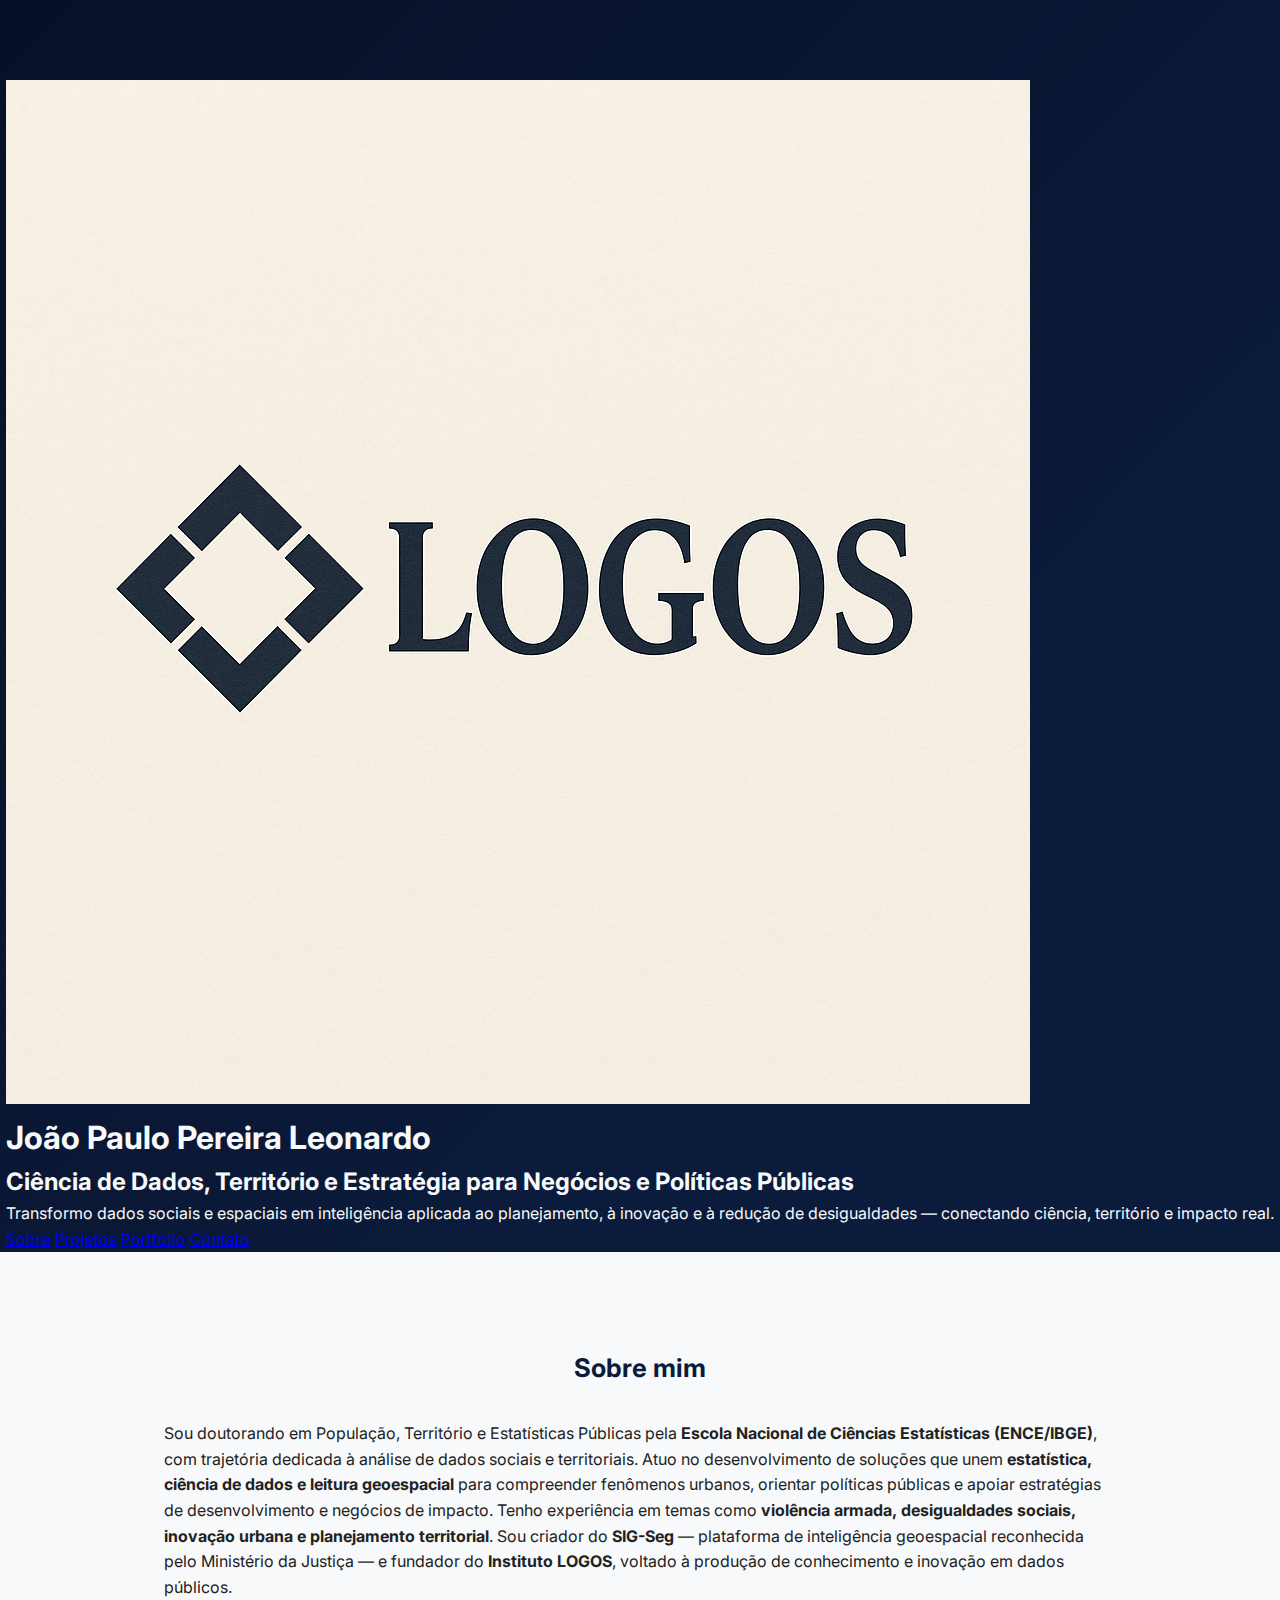
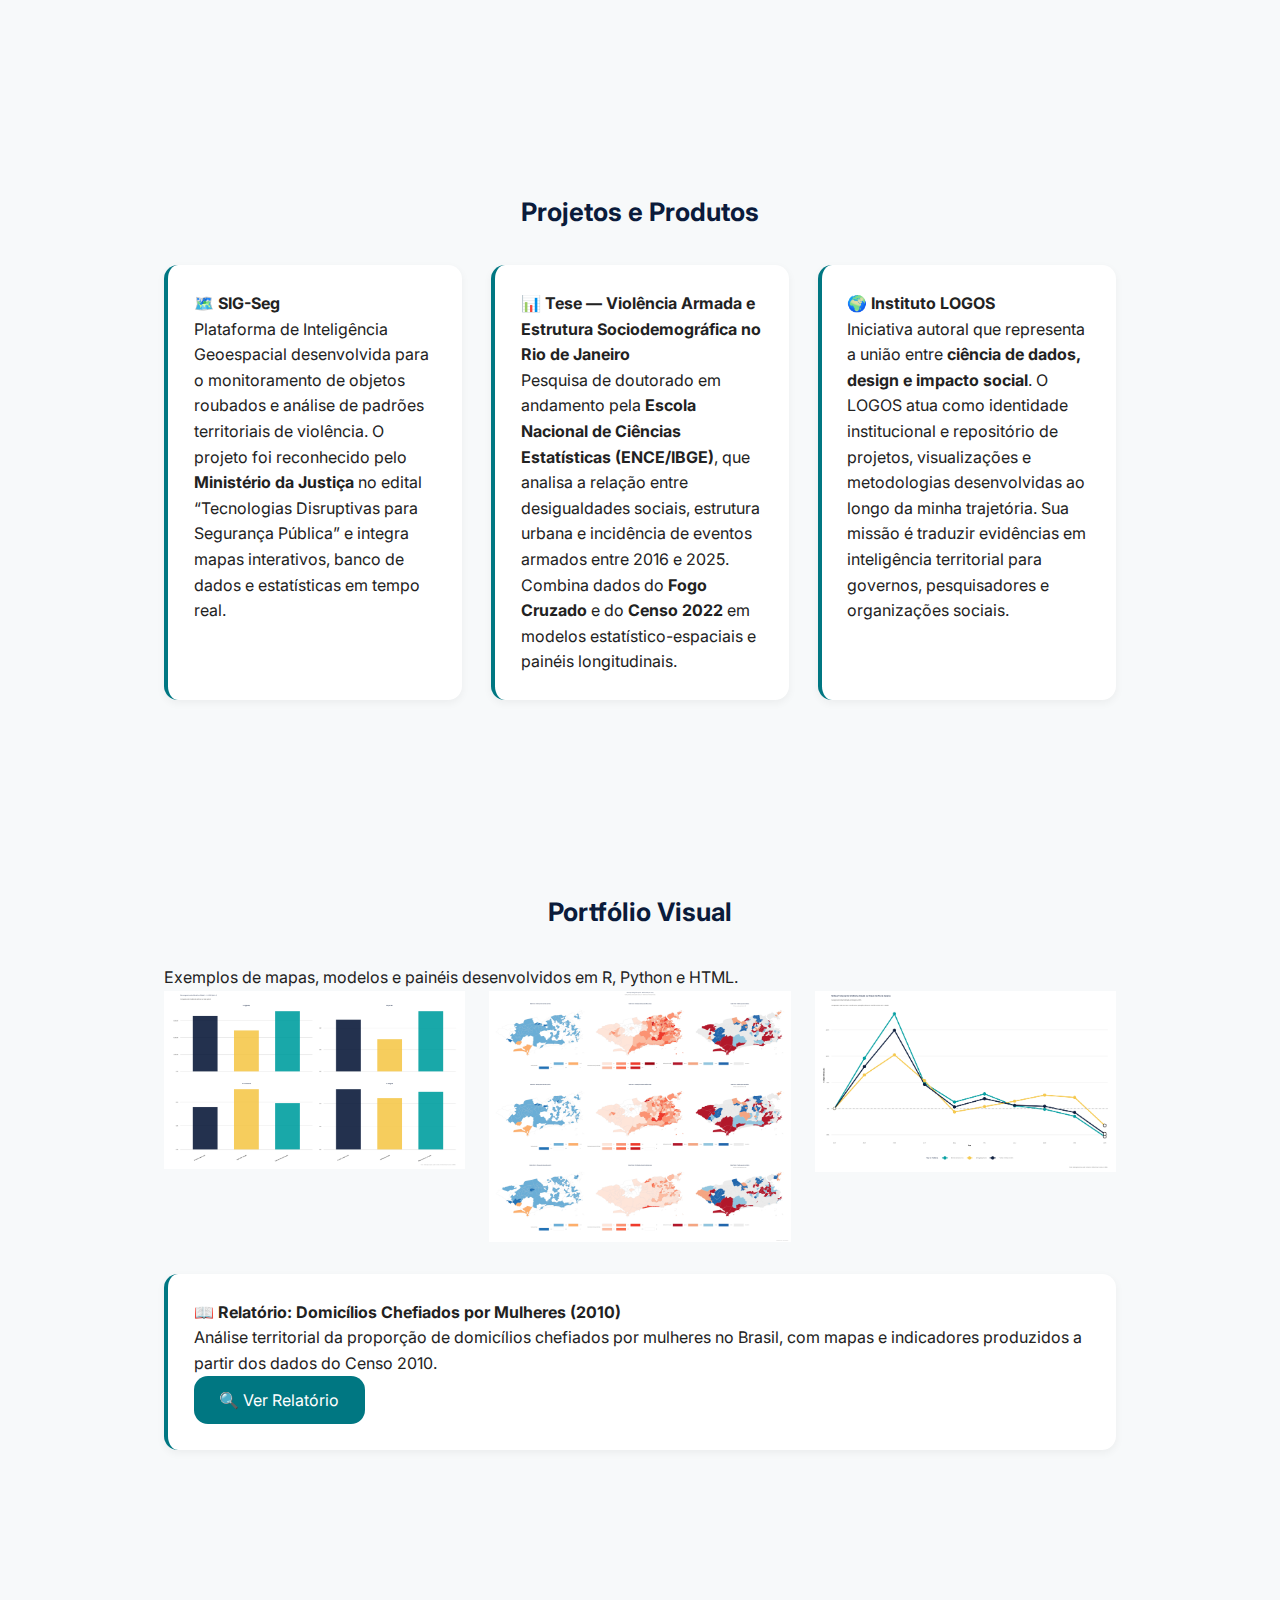
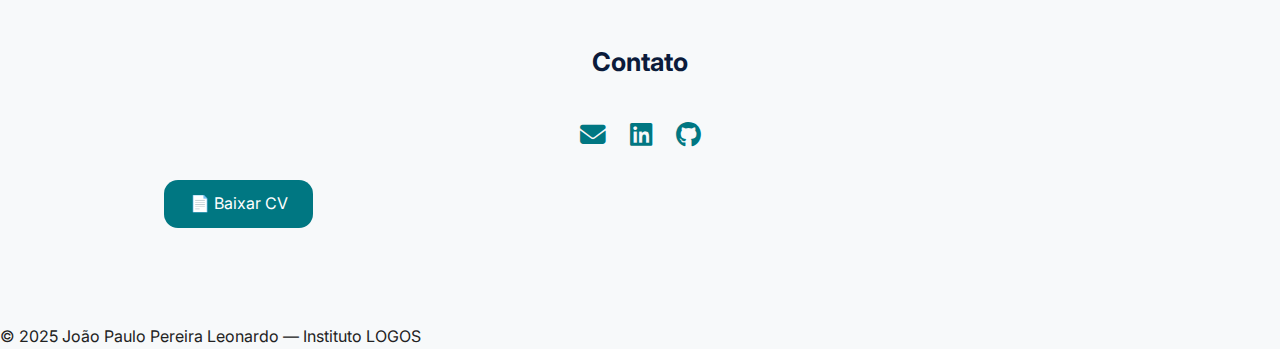
<file: index.html>
<!DOCTYPE html>
<html lang="pt-BR">
<head>
  <meta charset="UTF-8">
  <meta name="viewport" content="width=device-width, initial-scale=1.0">
  <title>João Paulo Pereira Leonardo, MSc — Inteligência Territorial e Dados Públicos</title>
  <link rel="stylesheet" href="style.css">
  <link href="https://fonts.googleapis.com/css2?family=Inter:wght@300;400;600&display=swap" rel="stylesheet">
  <link rel="stylesheet" href="https://cdnjs.cloudflare.com/ajax/libs/font-awesome/6.4.0/css/all.min.css">
</head>

<body>
  <!-- 🔹 Cabeçalho -->
<header class="hero">
  <div class="hero-content">
    <img src="assets/logos.png" alt="Logo LOGOS" class="logo">
    <h1>João Paulo Pereira Leonardo</h1>
    <h2>Ciência de Dados, Território e Estratégia para Negócios e Políticas Públicas</h2>
    <p class="tagline">
      Transformo dados sociais e espaciais em inteligência aplicada ao planejamento, 
      à inovação e à redução de desigualdades — conectando ciência, território e impacto real.
    </p>
    <nav>
      <a href="#sobre">Sobre</a>
      <a href="#projetos">Projetos</a>
      <a href="#portfolio">Portfólio</a>
      <a href="#contato">Contato</a>
    </nav>
  </div>
</header>

  <!-- 🔹 Sobre -->
<section id="sobre" class="section">
  <h3>Sobre mim</h3>
  <p>
    Sou doutorando em População, Território e Estatísticas Públicas pela 
    <b>Escola Nacional de Ciências Estatísticas (ENCE/IBGE)</b>, com trajetória dedicada à análise de dados sociais e territoriais.  
    Atuo no desenvolvimento de soluções que unem <b>estatística, ciência de dados e leitura geoespacial</b> para compreender fenômenos urbanos, 
    orientar políticas públicas e apoiar estratégias de desenvolvimento e negócios de impacto.  
    Tenho experiência em temas como <b>violência armada, desigualdades sociais, inovação urbana e planejamento territorial</b>.  
    Sou criador do <b>SIG-Seg</b> — plataforma de inteligência geoespacial reconhecida pelo Ministério da Justiça — 
    e fundador do <b>Instituto LOGOS</b>, voltado à produção de conhecimento e inovação em dados públicos.
  </p>
</section>


  <!-- 🔹 Projetos -->
<section id="projetos" class="section alt">
  <h3>Projetos e Produtos</h3>
  <div class="cards">

    <div class="card">
      <h4>🗺️ SIG-Seg</h4>
      <p>
        Plataforma de Inteligência Geoespacial desenvolvida para o monitoramento de objetos roubados e análise de padrões territoriais de violência. 
        O projeto foi reconhecido pelo <b>Ministério da Justiça</b> no edital “Tecnologias Disruptivas para Segurança Pública” 
        e integra mapas interativos, banco de dados e estatísticas em tempo real.
      </p>
    </div>

    <div class="card">
      <h4>📊 Tese — Violência Armada e Estrutura Sociodemográfica no Rio de Janeiro</h4>
      <p>
        Pesquisa de doutorado em andamento pela <b>Escola Nacional de Ciências Estatísticas (ENCE/IBGE)</b>, 
        que analisa a relação entre desigualdades sociais, estrutura urbana e incidência de eventos armados entre 2016 e 2025.  
        Combina dados do <b>Fogo Cruzado</b> e do <b>Censo 2022</b> em modelos estatístico-espaciais e painéis longitudinais.
      </p>
    </div>

    <div class="card">
      <h4>🌍 Instituto LOGOS</h4>
      <p>
        Iniciativa autoral que representa a união entre <b>ciência de dados, design e impacto social</b>.  
        O LOGOS atua como identidade institucional e repositório de projetos, visualizações e metodologias desenvolvidas ao longo da minha trajetória.  
        Sua missão é traduzir evidências em inteligência territorial para governos, pesquisadores e organizações sociais.
      </p>
    </div>

  </div>
</section>

  <!-- 🔹 Portfólio -->
<section id="portfolio" class="section">
  <h3>Portfólio Visual</h3>
  <p>Exemplos de mapas, modelos e painéis desenvolvidos em R, Python e HTML.</p>

  <div class="portfolio-grid">
      <img src="assets/mapa1.png" alt="Mapa 1">
      <img src="assets/mapa2.png" alt="Mapa 2">
      <img src="assets/mapa3.png" alt="Mapa 3">
  </div>

  <div class="card">
    <h4>📖 Relatório: Domicílios Chefiados por Mulheres (2010)</h4>
    <p>Análise territorial da proporção de domicílios chefiados por mulheres no Brasil, 
    com mapas e indicadores produzidos a partir dos dados do Censo 2010.</p>
    <a href="assets/Domicilios_Chefiados_por_Mulheres_2010.html" target="_blank" class="btn">
      🔍 Ver Relatório
    </a>
  </div>
</section>


  <!-- 🔹 Contato -->
  <section id="contato" class="section alt">
    <h3>Contato</h3>
    <div class="contact-icons">
      <a href="mailto:joao.leonard@outlook.com" title="E-mail"><i class="fa-solid fa-envelope"></i></a>
      <a href="https://www.linkedin.com/in/joaopleonardo/" target="_blank" title="LinkedIn"><i class="fa-brands fa-linkedin"></i></a>
      <a href="https://github.com/joaoleon" target="_blank" title="GitHub"><i class="fa-brands fa-github"></i></a>
    </div>

    <p><a href="assets/curriculo_João_Leonardo.pdf" class="btn">📄 Baixar CV</a></p>
  </section>

  <!-- 🔹 Rodapé -->
  <footer>
    <p>© 2025 João Paulo Pereira Leonardo — Instituto LOGOS</p>
  </footer>
</body>
</html>
</file>
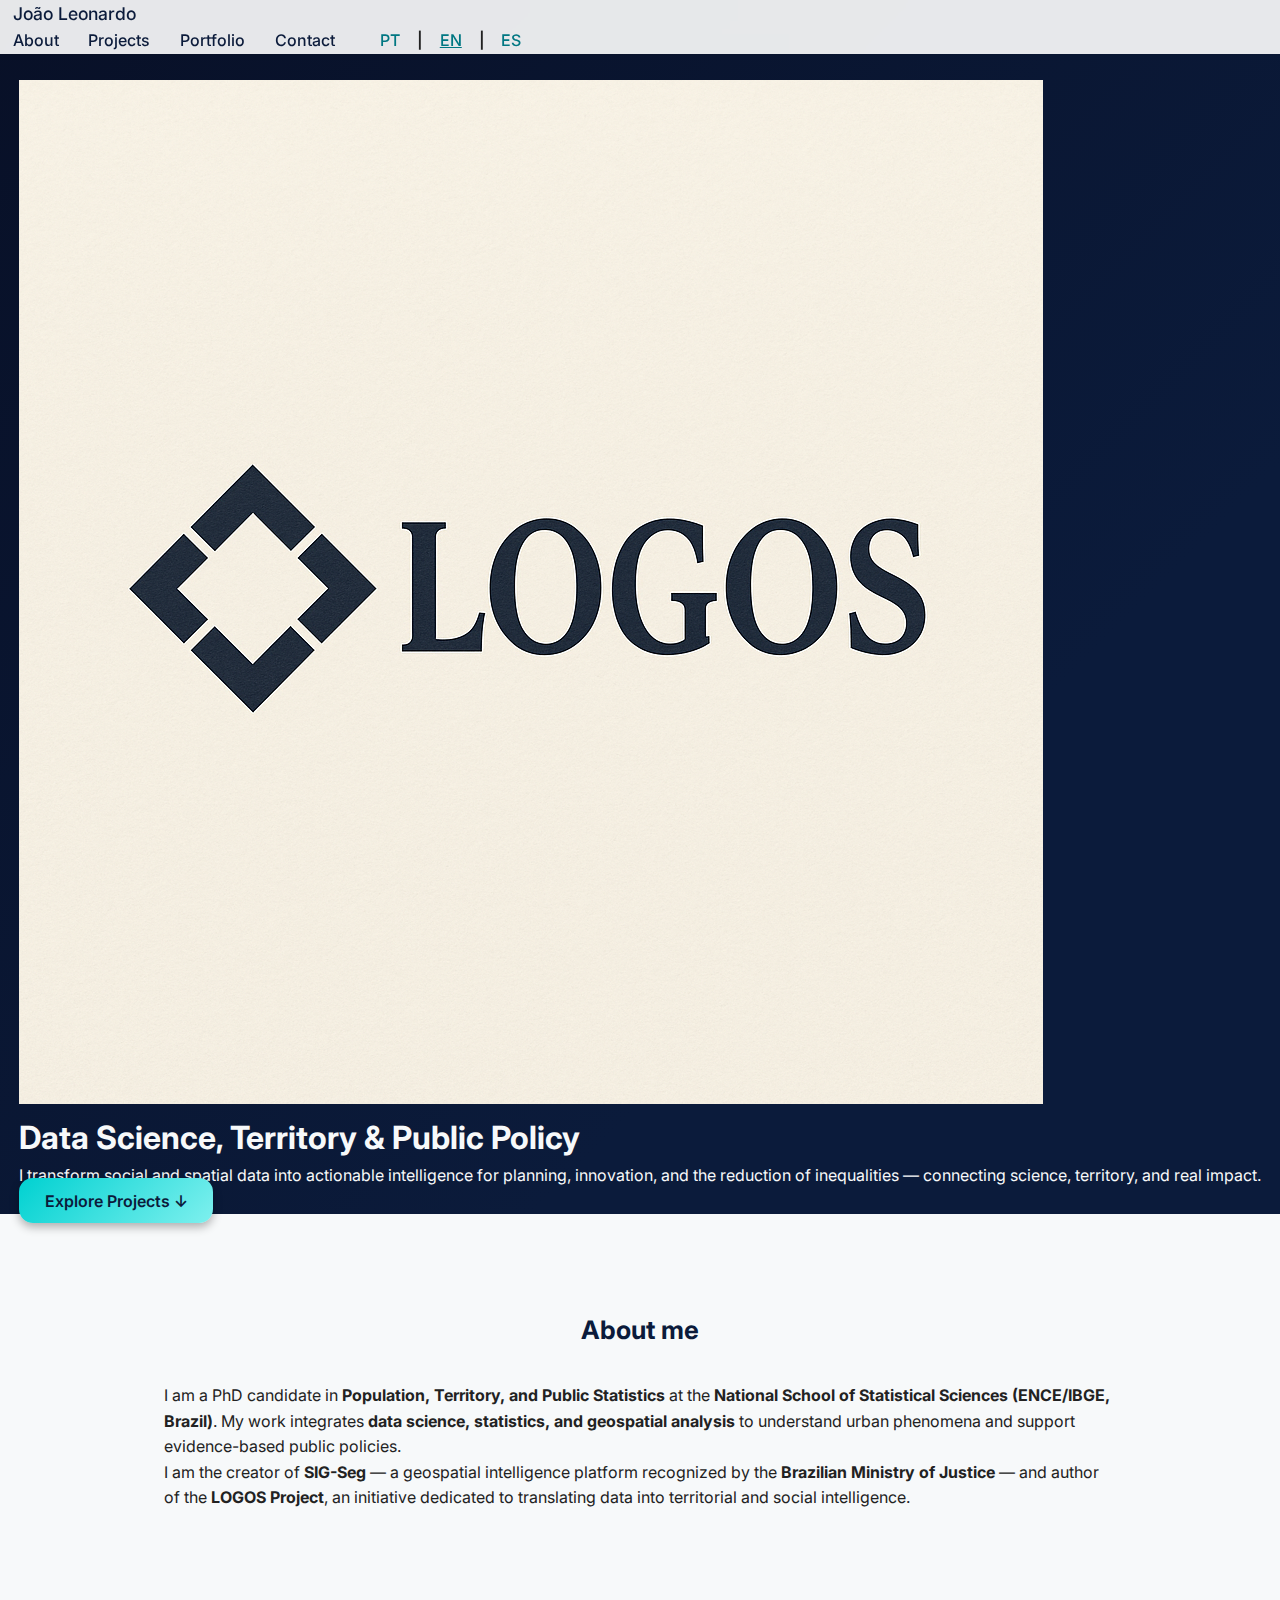
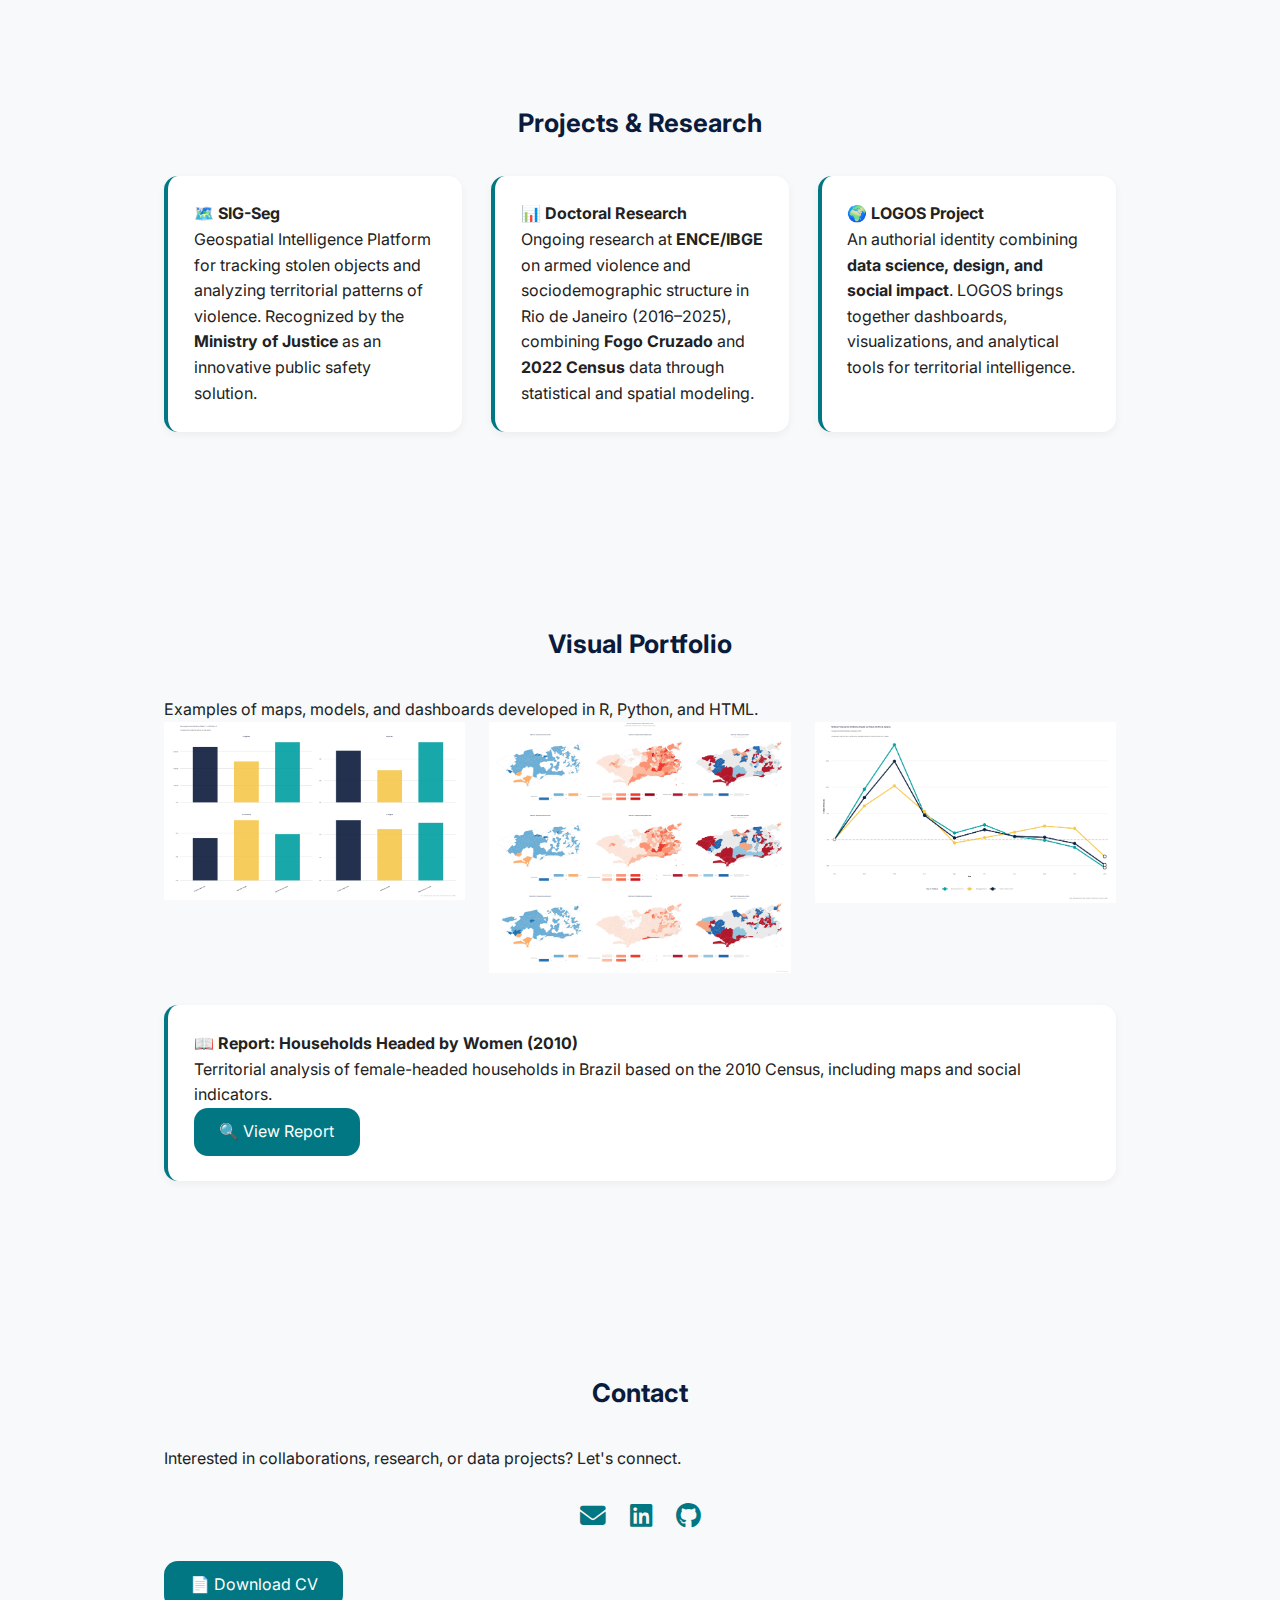
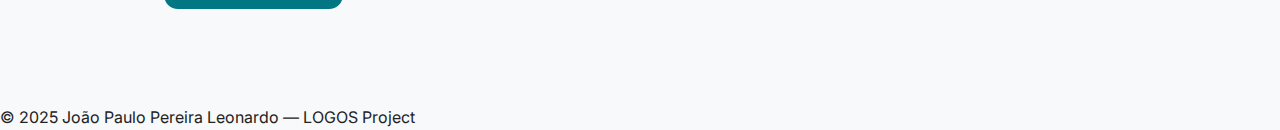
<file: en.html>
<!DOCTYPE html>
<html lang="en">
<head>
  <meta charset="UTF-8">
  <meta name="viewport" content="width=device-width, initial-scale=1.0">
  <title>João Paulo Pereira Leonardo — Data Science & Territorial Intelligence</title>
  <link rel="stylesheet" href="style.css">
  <link href="https://fonts.googleapis.com/css2?family=Inter:wght@300;400;600&display=swap" rel="stylesheet">
  <link rel="stylesheet" href="https://cdnjs.cloudflare.com/ajax/libs/font-awesome/6.4.0/css/all.min.css">
</head>

<body>
  <!-- 🔹 Navigation -->
  <nav class="navbar">
    <div class="nav-left">
      <a href="#hero" class="brand">João Leonardo</a>
    </div>
    <div class="nav-right">
      <a href="#about">About</a>
      <a href="#projects">Projects</a>
      <a href="#portfolio">Portfolio</a>
      <a href="#contact">Contact</a>
      <span class="lang-switch">
        <a href="index.html">PT</a> |
        <a href="en.html" class="active">EN</a> |
        <a href="es.html">ES</a>
      </span>
    </div>
  </nav>

  <!-- 🔹 Hero -->
  <header id="hero" class="hero">
    <div class="hero-content">
      <img src="assets/logos.png" alt="LOGOS" class="logo">
      <h1>Data Science, Territory & Public Policy</h1>
      <p class="tagline">
        I transform social and spatial data into actionable intelligence for planning, 
        innovation, and the reduction of inequalities — connecting science, territory, and real impact.
      </p>
      <a href="#projects" class="btn-hero">Explore Projects ↓</a>
    </div>
  </header>

  <!-- 🔹 About -->
  <section id="about" class="section light">
    <h3>About me</h3>
    <p>
      I am a PhD candidate in <b>Population, Territory, and Public Statistics</b> at the 
      <b>National School of Statistical Sciences (ENCE/IBGE, Brazil)</b>.  
      My work integrates <b>data science, statistics, and geospatial analysis</b> 
      to understand urban phenomena and support evidence-based public policies.
    </p>
    <p>
      I am the creator of <b>SIG-Seg</b> — a geospatial intelligence platform recognized by the 
      <b>Brazilian Ministry of Justice</b> — and author of the <b>LOGOS Project</b>, 
      an initiative dedicated to translating data into territorial and social intelligence.
    </p>
  </section>

  <!-- 🔹 Projects -->
  <section id="projects" class="section alt">
    <h3>Projects & Research</h3>
    <div class="cards">
      <div class="card">
        <h4>🗺️ SIG-Seg</h4>
        <p>Geospatial Intelligence Platform for tracking stolen objects and analyzing territorial patterns of violence. Recognized by the <b>Ministry of Justice</b> as an innovative public safety solution.</p>
      </div>

      <div class="card">
        <h4>📊 Doctoral Research</h4>
        <p>Ongoing research at <b>ENCE/IBGE</b> on armed violence and sociodemographic structure in Rio de Janeiro (2016–2025), combining <b>Fogo Cruzado</b> and <b>2022 Census</b> data through statistical and spatial modeling.</p>
      </div>

      <div class="card">
        <h4>🌍 LOGOS Project</h4>
        <p>An authorial identity combining <b>data science, design, and social impact</b>.  
        LOGOS brings together dashboards, visualizations, and analytical tools for territorial intelligence.</p>
      </div>
    </div>
  </section>

  <!-- 🔹 Portfolio -->
  <section id="portfolio" class="section light">
    <h3>Visual Portfolio</h3>
    <p>Examples of maps, models, and dashboards developed in R, Python, and HTML.</p>

    <div class="portfolio-grid">
      <img src="assets/mapa1.png" alt="Map 1">
      <img src="assets/mapa2.png" alt="Map 2">
      <img src="assets/mapa3.png" alt="Map 3">
    </div>

    <div class="card">
      <h4>📖 Report: Households Headed by Women (2010)</h4>
      <p>Territorial analysis of female-headed households in Brazil based on the 2010 Census, 
      including maps and social indicators.</p>
      <a href="assets/Domicilios_Chefiados_por_Mulheres_2010.html" target="_blank" class="btn">
        🔍 View Report
      </a>
    </div>
  </section>

  <!-- 🔹 Contact -->
  <section id="contact" class="section alt">
    <h3>Contact</h3>
    <p>Interested in collaborations, research, or data projects? Let's connect.</p>
    <div class="contact-icons">
      <a href="mailto:joao.leonard@outlook.com" title="E-mail"><i class="fa-solid fa-envelope"></i></a>
      <a href="https://www.linkedin.com/in/joaopleonardo/" target="_blank" title="LinkedIn"><i class="fa-brands fa-linkedin"></i></a>
      <a href="https://github.com/joaoleon" target="_blank" title="GitHub"><i class="fa-brands fa-github"></i></a>
    </div>
    <p><a href="assets/curriculo_João_Leonardo.pdf" class="btn">📄 Download CV</a></p>
  </section>

  <!-- 🔹 Footer -->
  <footer>
    <p>© 2025 João Paulo Pereira Leonardo — LOGOS Project</p>
  </footer>
</body>
</html>
</file>
<file: style.css>
/* ============================================================
   🎨 Estilo Principal — João Leonardo / Projeto LOGOS
   Tema: Azul-petróleo + turquesa + cinza-claro
   Layout: Modular, responsivo, elegante
   ============================================================ */

/* ------------------------------------------------------------
   🧩 01. RESET + VARIÁVEIS
------------------------------------------------------------ */
:root {
  --color-bg: #f7f9fa;
  --color-bg-alt: #ffffff;
  --color-dark: #0b1b3b;
  --color-primary: #007782;
  --color-accent: #00d1d1;
  --color-text: #222;
  --color-muted: #666;
  --max-width: 1000px;
  --radius: 14px;
  --transition: 0.3s ease;
  --space-section: 6rem;
}

/* 🌙 Dark mode automático */
@media (prefers-color-scheme: dark) {
  :root {
    --color-bg: #0b1b3b;
    --color-bg-alt: #111a2a;
    --color-text: #e8f6f6;
    --color-muted: #a0b0b5;
  }
  body {
    background: var(--color-bg);
    color: var(--color-text);
  }
}

/* Reset */
* {
  margin: 0;
  padding: 0;
  box-sizing: border-box;
}
html {
  scroll-behavior: smooth;
}
body {
  font-family: "Inter", sans-serif;
  background: var(--color-bg);
  color: var(--color-text);
  line-height: 1.6;
}

/* ------------------------------------------------------------
   🧭 02. NAVBAR
------------------------------------------------------------ */
.navbar {
  position: fixed;
  top: 0;
  width: 100%;
  background: rgba(255,255,255,0.9);
  backdrop-filter: blur(8px);
  box-shadow: 0 2px 6px rgba(0,0,0,0.05);
  z-index: 1000;
}
@media (prefers-color-scheme: dark) {
  .navbar {
    background: rgba(20,32,48,0.75);
    backdrop-filter: blur(10px);
  }
}

.nav-container {
  max-width: var(--max-width);
  margin: auto;
  display: flex;
  align-items: center;
  justify-content: space-between;
  padding: 0.8rem 1.5rem;
}

.navbar a {
  text-decoration: none;
  color: var(--color-dark);
  margin: 0 0.8rem;
  font-weight: 500;
  transition: color var(--transition);
}
.navbar a:hover {
  color: var(--color-primary);
}
@media (prefers-color-scheme: dark) {
  .navbar a { color: var(--color-text); }
}

.brand {
  font-weight: 600;
  font-size: 1.1rem;
  color: var(--color-primary);
}

.lang-switch {
  margin-left: 1rem;
  font-weight: 600;
}
.lang-switch a {
  color: var(--color-primary);
}
.lang-switch .active {
  text-decoration: underline;
}

.navbar a {
  position: relative;
}

.navbar a::after {
  content: "";
  position: absolute;
  bottom: -3px;
  left: 0;
  width: 0%;
  height: 2px;
  background: var(--color-primary);
  transition: width 0.25s ease;
}

.navbar a:hover::after {
  width: 100%;
}

/* ------------------------------------------------------------
   🏞️ HERO SECTION — Fundo escuro + texto claro (com grid)
------------------------------------------------------------ */
.hero {
  padding-top: 5rem;
  min-height: 90vh;
  display: flex;
  align-items: center;
  justify-content: center;
  background: linear-gradient(135deg, #081027, #0b1b3b 70%);
  color: #f7f9fa;
}

/* estrutura do grid */
.hero-grid {
  display: grid;
  grid-template-columns: 280px 1fr;
  gap: 3rem;
  align-items: center;
  max-width: var(--max-width);
  width: 100%;
  padding: 2rem;
}
@media (max-width: 800px) {
  .hero-grid {
    grid-template-columns: 1fr;
    text-align: center;
    gap: 1.5rem;
  }
}

/* foto de perfil */
.profile-photo {
  width: 240px;
  height: 240px;
  object-fit: cover;
  border-radius: 50%;
  border: 4px solid #00d1d1;
  box-shadow: 0 4px 10px rgba(0,0,0,0.4);
  display: block;
  margin: auto;
}

/* texto do hero */
.hero-text h1 {
  font-size: 2.4rem;
  font-weight: 600;
  color: #ffffff;
  text-shadow: 0 2px 8px rgba(0,0,0,0.3);
  margin-bottom: 0.4rem;
}

.hero-text h2 {
  font-size: 1.2rem;
  font-weight: 400;
  color: #9be4e3; /* turquesa claro LOGOS */
  margin-bottom: 1.2rem;
}

.hero-text .tagline {
  margin: 1rem 0 2rem;
  color: #e0e6ea; /* cinza-claro suave */
  max-width: 600px;
  line-height: 1.6;
}

.btn-hero {
  background: #00d1d1;
  color: #0b1b3b;
  padding: 0.8rem 1.6rem;
  border-radius: var(--radius);
  text-decoration: none;
  font-weight: 600;
  transition: var(--transition);
}
.btn-hero:hover {
  background: #9be4e3;
  color: #0b1b3b;
}

.btn-hero {
  background: linear-gradient(135deg, var(--color-accent), #7ef0ee);
  box-shadow: 0 4px 10px rgba(0,0,0,0.3);
}
.btn-hero:hover {
  background: linear-gradient(135deg, #7ef0ee, var(--color-accent));
}


/* ------------------------------------------------------------
   🧭 04. SEÇÕES
------------------------------------------------------------ */
.section {
  padding: var(--space-section) 1.5rem;
  max-width: var(--max-width);
  margin: auto;
  animation: fadeInUp 1s ease both;
  scroll-margin-top: 80px; /* evita sobreposição com navbar fixa */
}
.section--alt {
  background: var(--color-bg-alt);
  border-radius: var(--radius);
}
.section h3 {
  text-align: center;
  font-size: 1.6rem;
  color: var(--color-dark);
  margin-bottom: 2rem;
}
@media (prefers-color-scheme: dark) {
  .section h3 { color: var(--color-accent); }
}

.section-content {
  max-width: 900px;
  margin: auto;
}
.section-content p {
  margin-bottom: 1rem;
  font-size: 1.05rem;
}

/* ------------------------------------------------------------
   🧱 05. CARDS
------------------------------------------------------------ */
.cards {
  display: grid;
  gap: 1.8rem;
  grid-template-columns: repeat(auto-fit, minmax(280px, 1fr));
}

.card {
  background: #fff;
  border-left: 4px solid var(--color-primary);
  border-radius: var(--radius);
  padding: 1.6rem;
  box-shadow: 0 3px 8px rgba(0,0,0,0.05);
  transition: var(--transition);
}
.card:hover {
  transform: translateY(-4px);
  border-left-color: var(--color-accent);
  box-shadow: 0 6px 12px rgba(0,0,0,0.08);
}
@media (prefers-color-scheme: dark) {
  .card { background: var(--color-bg-alt); }
}

/* ------------------------------------------------------------
   📚 06. PUBLICAÇÕES ACADÊMICAS
------------------------------------------------------------ */
#publicacoes .card h4 {
  font-size: 1rem;
  color: var(--color-dark);
  margin-bottom: 0.6rem;
}
#publicacoes .card p {
  color: var(--color-muted);
  font-size: 0.95rem;
}
#publicacoes .btn {
  margin-top: 0.8rem;
}
@media (prefers-color-scheme: dark) {
  #publicacoes .card h4 { color: var(--color-accent); }
  #publicacoes .card p { color: var(--color-text); }
}

/* ------------------------------------------------------------
   🗺️ 07. PORTFÓLIO
------------------------------------------------------------ */
.portfolio-grid {
  display: grid;
  grid-template-columns: repeat(auto-fit, minmax(280px, 1fr));
  gap: 1.5rem;
  margin-bottom: 2rem;
}
.portfolio-grid figure {
  position: relative;
  overflow: hidden;
  border-radius: var(--radius);
}
.portfolio-grid img {
  width: 100%;
  display: block;
  transition: transform var(--transition), filter var(--transition);
}
.portfolio-grid figcaption {
  position: absolute;
  bottom: 0;
  width: 100%;
  background: rgba(0,0,0,0.6);
  color: #fff;
  font-size: 0.9rem;
  padding: 0.6rem 1rem;
  opacity: 0;
  transition: var(--transition);
}
.portfolio-grid figure:hover img {
  transform: scale(1.05);
  filter: brightness(85%);
}
.portfolio-grid figure:hover figcaption {
  opacity: 1;
}

/* ------------------------------------------------------------
   💬 08. CONTATO
------------------------------------------------------------ */
.center { text-align: center; }

.contact-icons {
  display: flex;
  justify-content: center;
  gap: 1.5rem;
  margin: 1.5rem 0;
}
.contact-icons a {
  color: var(--color-primary);
  font-size: 1.6rem;
  transition: color var(--transition), transform var(--transition);
}
.contact-icons a:hover {
  color: var(--color-accent);
  transform: scale(1.1);
}

.btn {
  display: inline-block;
  background: var(--color-primary);
  color: #fff;
  padding: 0.7rem 1.6rem;
  border-radius: var(--radius);
  text-decoration: none;
  transition: var(--transition);
}
.btn:hover {
  background: var(--color-accent);
}

/* ------------------------------------------------------------
   📄 09. CURRÍCULOS (CV + LATTES)
------------------------------------------------------------ */
.curriculos {
  display: flex;
  justify-content: center;
  align-items: center;
  flex-wrap: wrap;
  gap: 12px;
  margin-top: 1.5rem;
}
.curriculos .btn {
  background: var(--color-primary);
  color: #fff;
  font-weight: 600;
  transition: var(--transition);
}
.curriculos .btn:hover {
  background: var(--color-accent);
  color: var(--color-dark);
}

/* ------------------------------------------------------------
   ⚙️ 10. FOOTER
------------------------------------------------------------ */
.footer {
  text-align: center;
  font-size: 0.9rem;
  color: var(--color-muted);
  padding: 2rem 1rem;
  margin-top: 4rem;
}
.footer a {
  color: var(--color-primary);
  text-decoration: none;
}

/* ------------------------------------------------------------
   ✨ 11. ANIMAÇÕES
------------------------------------------------------------ */
@keyframes fadeInUp {
  from {
    opacity: 0;
    transform: translateY(20px);
  }
  to {
    opacity: 1;
    transform: translateY(0);
  }
}

.profile-photo {
  transition: transform 0.4s ease, box-shadow 0.4s ease;
}
.profile-photo:hover {
  transform: scale(1.03);
  box-shadow: 0 6px 16px rgba(0,0,0,0.5);
}
</file>
